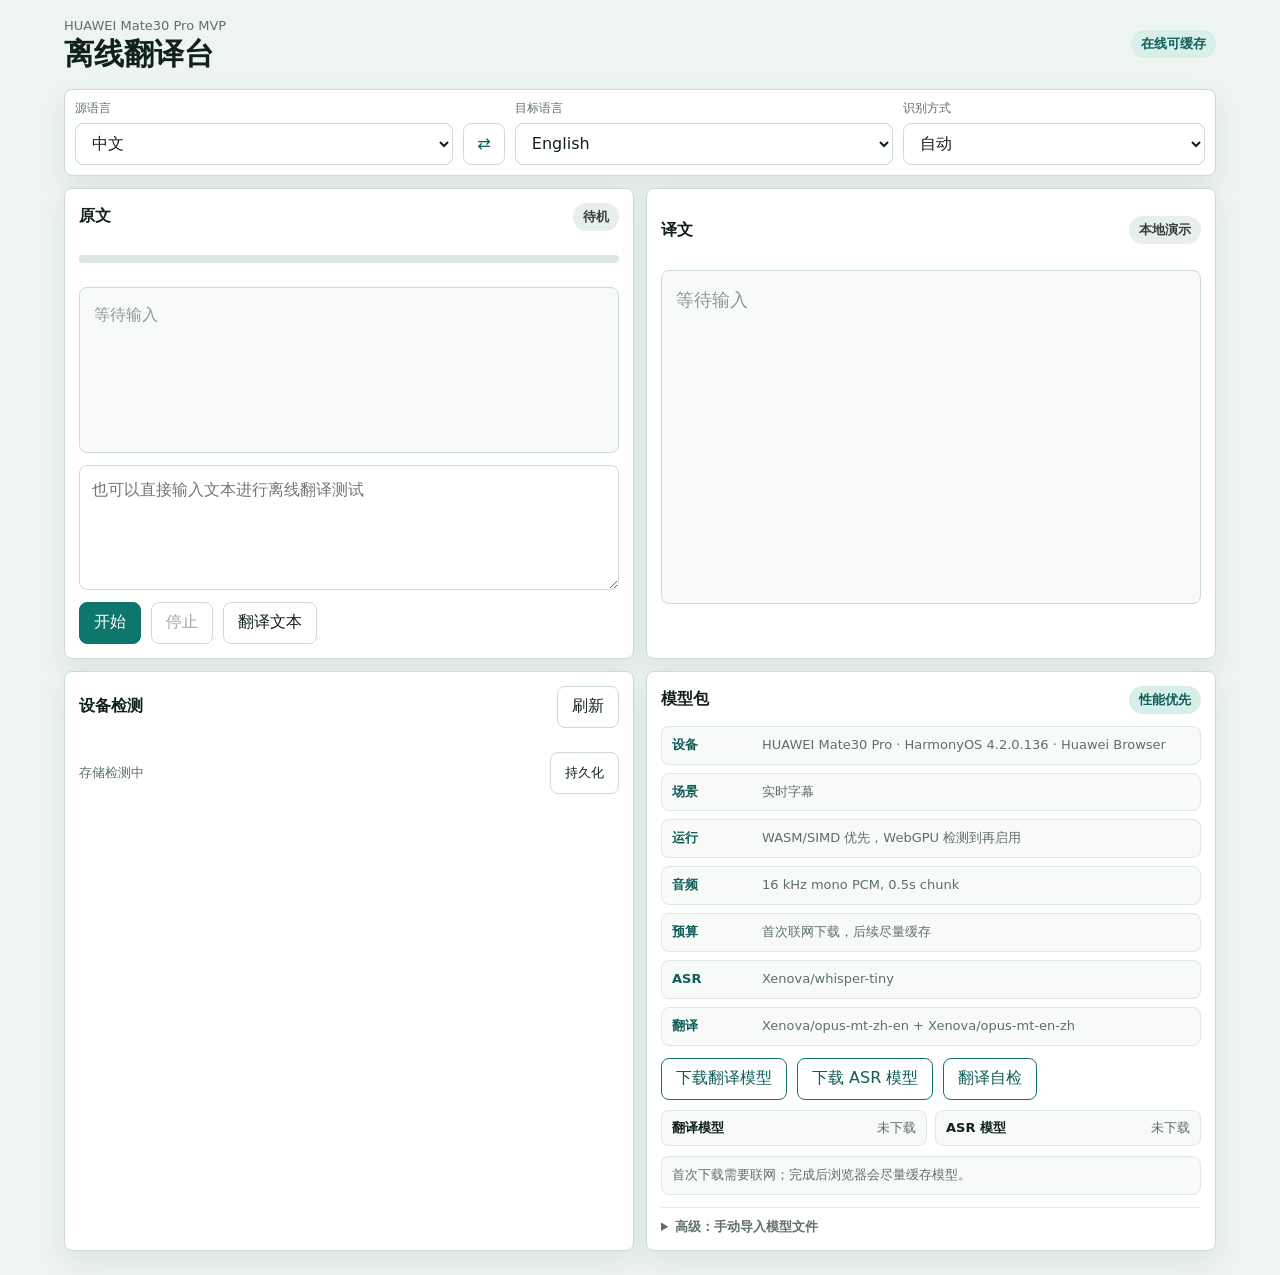
<file: index.html>
<!doctype html>
<html lang="en">
  <head>
    <meta charset="utf-8" />
    <meta name="viewport" content="width=device-width, initial-scale=1" />
    <meta http-equiv="refresh" content="0; url=./pwa-translator-mvp/" />
    <title>Translator MVP</title>
  </head>
  <body>
    <p>
      Opening Translator MVP...
      <a href="./pwa-translator-mvp/">Continue</a>
    </p>
    <script>
      window.location.replace("./pwa-translator-mvp/");
    </script>
  </body>
</html>
</file>
<file: pwa-translator-mvp/styles.css>
:root {
  color-scheme: light;
  --bg: #eef5f1;
  --surface: #ffffff;
  --surface-soft: #f7faf9;
  --ink: #10201d;
  --muted: #5e6f6a;
  --line: #cddbd6;
  --teal: #0f766e;
  --teal-dark: #115e59;
  --blue: #2563eb;
  --amber: #b45309;
  --red: #b42318;
  --shadow: 0 12px 30px rgba(16, 32, 29, 0.08);
}

* {
  box-sizing: border-box;
}

html {
  min-height: 100%;
}

body {
  margin: 0;
  min-height: 100%;
  background: var(--bg);
  color: var(--ink);
  font-family:
    system-ui,
    -apple-system,
    BlinkMacSystemFont,
    "Segoe UI",
    sans-serif;
}

button,
select,
textarea,
input {
  font: inherit;
}

button,
select {
  min-height: 42px;
}

button {
  border: 1px solid var(--line);
  border-radius: 8px;
  background: var(--surface);
  color: var(--ink);
  padding: 0 14px;
  cursor: pointer;
}

button:disabled {
  color: #9aa7a3;
  cursor: not-allowed;
}

button.primary {
  border-color: var(--teal);
  background: var(--teal);
  color: #ffffff;
}

select,
textarea {
  width: 100%;
  border: 1px solid var(--line);
  border-radius: 8px;
  background: var(--surface);
  color: var(--ink);
}

select {
  padding: 0 12px;
}

textarea {
  min-height: 116px;
  resize: vertical;
  padding: 12px;
  line-height: 1.55;
}

.shell {
  width: min(1180px, 100%);
  margin: 0 auto;
  padding: max(18px, env(safe-area-inset-top)) 14px max(24px, env(safe-area-inset-bottom));
}

.topbar {
  display: flex;
  align-items: center;
  justify-content: space-between;
  gap: 16px;
  margin-bottom: 18px;
}

.eyebrow {
  margin: 0 0 4px;
  color: var(--muted);
  font-size: 13px;
}

h1,
h2 {
  margin: 0;
  font-weight: 720;
}

h1 {
  font-size: 30px;
  line-height: 1.12;
}

h2 {
  font-size: 16px;
}

.top-actions,
.button-row,
.panel-header,
.storage-line {
  display: flex;
  align-items: center;
  gap: 10px;
}

.top-actions {
  flex-shrink: 0;
}

.status-pill,
.badge {
  display: inline-flex;
  align-items: center;
  justify-content: center;
  min-height: 28px;
  border-radius: 999px;
  padding: 0 10px;
  white-space: nowrap;
  font-size: 13px;
  font-weight: 650;
}

.status-pill {
  background: #d8efe9;
  color: var(--teal-dark);
}

.badge.neutral {
  background: #e8eeeb;
  color: #33413e;
}

.badge.good {
  background: #d8efe9;
  color: var(--teal-dark);
}

.badge.warn,
.badge.warm {
  background: #fff1d6;
  color: var(--amber);
}

.badge.bad {
  background: #ffe4df;
  color: var(--red);
}

.icon-button {
  width: 42px;
  padding: 0;
  font-size: 22px;
  line-height: 1;
}

.control-strip {
  display: grid;
  grid-template-columns: minmax(0, 1fr) 42px minmax(0, 1fr) minmax(132px, 0.8fr);
  gap: 10px;
  margin-bottom: 12px;
  padding: 10px;
  border: 1px solid var(--line);
  border-radius: 8px;
  background: var(--surface);
  box-shadow: var(--shadow);
}

.control-strip label {
  display: grid;
  gap: 6px;
  min-width: 0;
}

.control-strip span {
  color: var(--muted);
  font-size: 12px;
}

.swap-button {
  align-self: end;
  width: 42px;
  padding: 0;
  color: var(--teal-dark);
}

.stage,
.grid {
  display: grid;
  gap: 12px;
}

.stage {
  grid-template-columns: minmax(0, 1fr) minmax(0, 1fr);
  margin-bottom: 12px;
}

.grid {
  grid-template-columns: minmax(0, 1fr) minmax(0, 1fr);
}

.panel {
  min-width: 0;
  border: 1px solid var(--line);
  border-radius: 8px;
  background: var(--surface);
  box-shadow: var(--shadow);
  padding: 14px;
}

.panel-header {
  justify-content: space-between;
  margin-bottom: 12px;
}

.live-meter {
  height: 8px;
  overflow: hidden;
  border-radius: 999px;
  background: #dce7e3;
  margin-bottom: 12px;
}

.live-meter span {
  display: block;
  width: 0%;
  height: 100%;
  border-radius: inherit;
  background: linear-gradient(90deg, var(--teal), var(--blue));
  transition: width 120ms linear;
}

.text-output {
  min-height: 166px;
  border: 1px solid var(--line);
  border-radius: 8px;
  background: var(--surface-soft);
  padding: 14px;
  line-height: 1.65;
  white-space: pre-wrap;
  overflow-wrap: anywhere;
}

.text-output:empty::before {
  content: "等待输入";
  color: #8b9a96;
}

.translated {
  min-height: 306px;
  font-size: 18px;
}

.transcript-panel {
  display: grid;
  gap: 12px;
}

.translation-panel {
  display: grid;
  grid-template-rows: auto minmax(240px, auto) auto;
}

.button-row {
  flex-wrap: wrap;
}

.capability-list {
  display: grid;
  gap: 8px;
}

.capability {
  display: grid;
  grid-template-columns: 98px minmax(0, 1fr) auto;
  gap: 8px;
  align-items: center;
  min-height: 36px;
  border: 1px solid #dfe9e5;
  border-radius: 8px;
  background: var(--surface-soft);
  padding: 8px 10px;
}

.capability strong,
.capability span {
  min-width: 0;
}

.capability strong {
  font-size: 13px;
}

.capability span {
  color: var(--muted);
  font-size: 12px;
  overflow-wrap: anywhere;
}

.dot {
  width: 10px;
  height: 10px;
  border-radius: 50%;
  background: #a2ada9;
}

.dot.good {
  background: var(--teal);
}

.dot.warn {
  background: var(--amber);
}

.dot.bad {
  background: var(--red);
}

.storage-line {
  justify-content: space-between;
  margin-top: 12px;
  color: var(--muted);
  font-size: 13px;
}

.model-slots {
  display: grid;
  gap: 10px;
}

.model-plan {
  display: grid;
  gap: 8px;
  margin-bottom: 12px;
}

.model-actions {
  display: flex;
  flex-wrap: wrap;
  gap: 10px;
  margin-bottom: 10px;
}

.model-actions button {
  border-color: var(--teal);
  color: var(--teal-dark);
}

.model-progress {
  min-height: 38px;
  border: 1px solid #dfe9e5;
  border-radius: 8px;
  background: var(--surface-soft);
  color: var(--muted);
  padding: 9px 10px;
  font-size: 13px;
  line-height: 1.45;
  margin-bottom: 12px;
  overflow-wrap: anywhere;
}

.runtime-state {
  display: grid;
  grid-template-columns: repeat(2, minmax(0, 1fr));
  gap: 8px;
  margin-bottom: 10px;
}

.runtime-item {
  display: flex;
  align-items: center;
  justify-content: space-between;
  gap: 8px;
  min-height: 36px;
  border: 1px solid #dfe9e5;
  border-radius: 8px;
  background: var(--surface-soft);
  padding: 8px 10px;
  color: var(--muted);
  font-size: 13px;
}

.runtime-item strong {
  color: var(--ink);
}

.advanced-import {
  border-top: 1px solid #e4ece8;
  margin-top: 12px;
  padding-top: 10px;
}

.advanced-import summary {
  cursor: pointer;
  color: var(--muted);
  font-size: 13px;
  font-weight: 650;
}

.advanced-import[open] summary {
  margin-bottom: 10px;
}

.plan-row {
  display: grid;
  grid-template-columns: 82px minmax(0, 1fr);
  gap: 8px;
  border: 1px solid #dfe9e5;
  border-radius: 8px;
  background: var(--surface-soft);
  padding: 9px 10px;
  line-height: 1.45;
}

.plan-row strong {
  color: var(--teal-dark);
  font-size: 13px;
}

.plan-row span {
  color: var(--muted);
  font-size: 13px;
  overflow-wrap: anywhere;
}

.file-drop {
  display: grid;
  gap: 8px;
  border: 1px dashed #9bb8b1;
  border-radius: 8px;
  background: var(--surface-soft);
  padding: 12px;
}

.file-drop span {
  color: var(--muted);
  font-size: 13px;
  font-weight: 650;
}

.file-drop input {
  max-width: 100%;
}

.model-state,
.history {
  display: grid;
  gap: 8px;
  margin-top: 12px;
}

.history-item,
.model-item {
  border-left: 3px solid var(--teal);
  background: var(--surface-soft);
  padding: 10px;
  color: var(--muted);
  font-size: 13px;
  line-height: 1.5;
  overflow-wrap: anywhere;
}

@media (max-width: 820px) {
  .shell {
    padding-left: 10px;
    padding-right: 10px;
  }

  .topbar {
    align-items: flex-start;
  }

  h1 {
    font-size: 26px;
  }

  .control-strip,
  .stage,
  .grid {
    grid-template-columns: 1fr;
  }

  .swap-button {
    justify-self: start;
    align-self: center;
  }

  .translated {
    min-height: 220px;
  }

  .capability {
    grid-template-columns: 88px minmax(0, 1fr) auto;
  }

  .plan-row {
    grid-template-columns: 72px minmax(0, 1fr);
  }

  .runtime-state {
    grid-template-columns: 1fr;
  }
}
</file>
